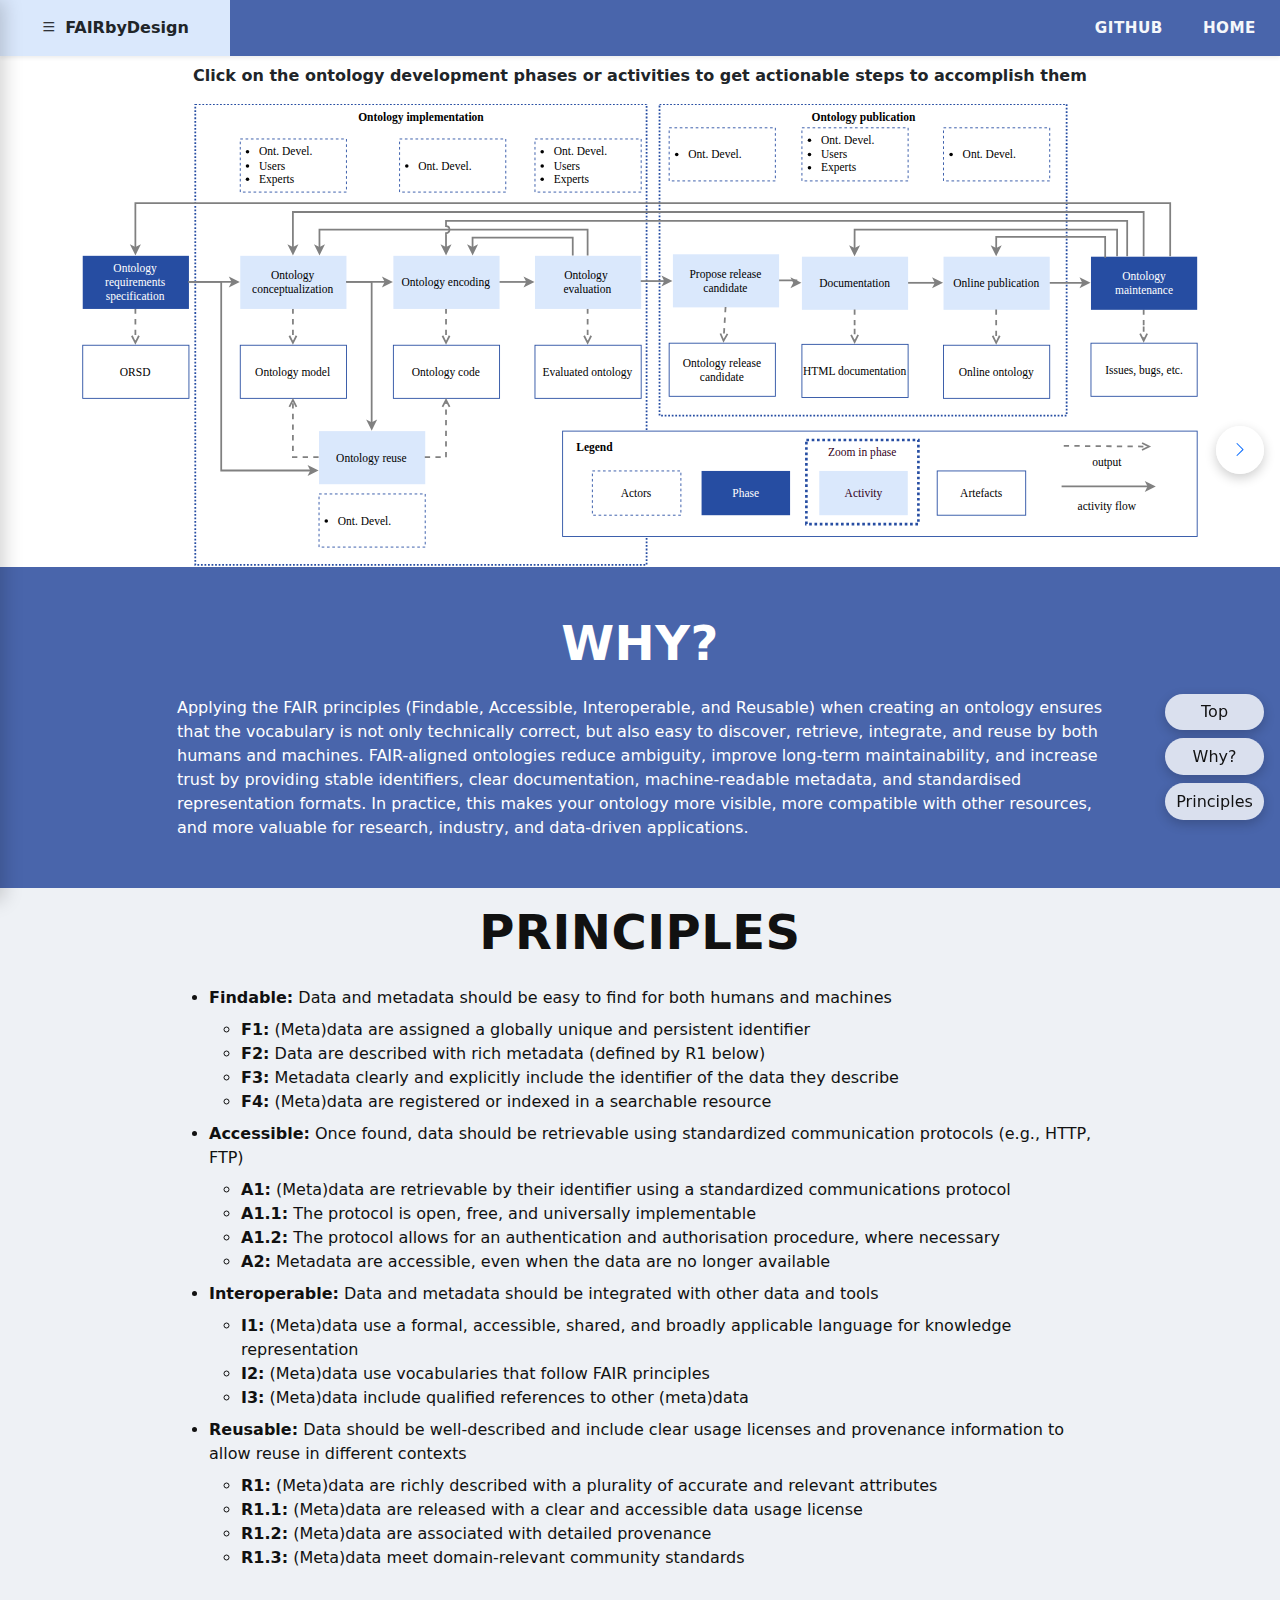
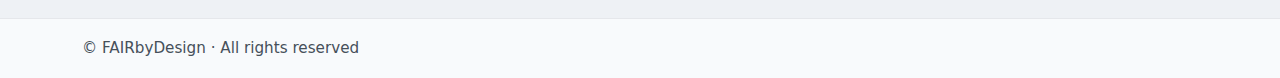
<file: index.html>
<!doctype html>
<html lang="en">
<head>
  <meta charset="utf-8"/>
  <meta name="viewport" content="width=device-width, initial-scale=1"/>
  <title>Inicio – FAIRbyDesign</title>
  <link href="https://cdn.jsdelivr.net/npm/bootstrap@5.3.3/dist/css/bootstrap.min.css" rel="stylesheet">
  <link href="https://cdn.jsdelivr.net/npm/bootstrap-icons/font/bootstrap-icons.css" rel="stylesheet">
  <link href="assets/app.css" rel="stylesheet">
</head>
<body>
  <div class="page">

    <!-- HEADER -->
    <div class="header-wrap">
      <header class="shadow-sm">
        <div class="container-fluid g-0 p-0">
          <div class="row g-0 align-items-stretch w-100">

            <!-- Bloque izquierdo -->
            <button
              type="button"
              id="brandMenuToggle"
              class="col-auto d-flex align-items-center justify-content-center brand-block header-height border-0 text-decoration-none"
              aria-label="Abrir menú FAIRbyDesign">
              <i class="bi bi-list me-2"></i>
              <span class="fw-bold text-dark">FAIRbyDesign</span>
            </button>

            <!-- Barra azul con navbar -->
            <div class="col bg-nav">
              <nav class="navbar navbar-expand-sm header-height px-3 bg-nav">
                <button class="navbar-toggler ms-auto" type="button" data-bs-toggle="collapse"
                        data-bs-target="#topNav" aria-controls="topNav" aria-expanded="false"
                        aria-label="Toggle navigation">
                  <span class="navbar-toggler-icon"></span>
                </button>

                <div class="collapse navbar-collapse" id="topNav">
                  <ul class="navbar-nav ms-auto gap-sm-4">
                    <li class="nav-item"><a class="nav-link"  href="https://github.com/Izan-Navarro/fair-by-desing-web">Github</a></li>
                    <li class="nav-item"><a class="nav-link" onclick="window.location.reload(); return false;" href="#">Home</a></li>
                  </ul>
                </div>
              </nav>
            </div>

          </div>
        </div>
      </header>
    </div>

    <!-- Map -->
    <div class="page-content mb-0">
      <main class="container py-2 pb-0">  
        <p class="text-center fw-bold mb-3">
          Click on the ontology development phases or activities to get actionable steps to accomplish them
        </p>
        <div class="position-relative" style="max-width:1140px; margin:auto;">
          
          

          <img src="assets/FiguraLOT.svg" class="img-fluid d-block " alt="Mapa FAIRbyDesign">
          <a class="hotspot" data-page="partials/conceptualization.html" href="javascript:void(0);" onclick="loadContent('partials/conceptualization.html')" style="left:14.74%; top:20.06%; width:10.53%; height:17.96%;"></a>
          <a class="hotspot" data-page="partials/encoding.html" href="javascript:void(0);" onclick="loadContent('partials/encoding.html')" data-key="encoding" style="left:29.65%; top:20.06%; width:10.53%; height:17.96%;"></a>
          <a class="hotspot" data-page="partials/evaluation.html" href="javascript:void(0);" onclick="loadContent('partials/evaluation.html')" style="left:44.85%; top:20.06%; width:10.53%; height:17.96%;"></a>
          <a class="hotspot" data-page="partials/documentation.html" href="javascript:void(0);" onclick="loadContent('partials/documentation.html')" style="left:59.7%; top:20.06%; width:10.53%; height:17.96%;"></a>
          <a class="hotspot" data-page="partials/requirements.html" href="javascript:void(0);" onclick="loadContent('partials/requirements.html')" style="left:0.09%; top:20.21%; width:10.53%; height:17.96%;"></a>
          <a class="hotspot" data-page="partials/publication.html" href="javascript:void(0);" onclick="loadContent('partials/publication.html')" style="left:74.3%; top:20.06%; width:10.53%; height:17.96%;"></a>
          <a class="hotspot" data-page="partials/maintenance.html" href="javascript:void(0);" onclick="loadContent('partials/maintenance.html')" style="left:89.48%; top:20.21%; width:10.51%; height:17.96%;"></a>
          <a class="hotspot" data-page="partials/reuse.html" href="javascript:void(0);" onclick="loadContent('partials/reuse.html')" style="left:23.5%; top:79.4%; width:10.53%; height:17.96%;"></a>

          <button id="prevBtn" class="nav-arrow nav-arrow--left" onclick="navigate(-1)" aria-label="Anterior" style="display:none;">
            <i class="bi bi-chevron-left"></i>
          </button>
          <button id="nextBtn" class="nav-arrow nav-arrow--right" onclick="navigate(1)" aria-label="Siguiente">
            <i class="bi bi-chevron-right"></i>
          </button>

        </div>
      </main>

      <script>

      function sendHeight() {
        const h = Math.max(
          document.body.scrollHeight, document.documentElement.scrollHeight,
          document.body.offsetHeight,  document.documentElement.offsetHeight
        );
        parent.postMessage({ type: 'MAP_HEIGHT', height: h }, '*');
      }

      function enableHoverHighlight(){
        document.querySelectorAll('.hotspot').forEach(el => {
          el.addEventListener('mouseenter', () => {
            el.classList.add('hotspot--active');
            requestAnimationFrame(sendHeight);
          });
          el.addEventListener('mouseleave', () => {
            el.classList.remove('hotspot--active');
            requestAnimationFrame(sendHeight);
          });
        });
      }
      enableHoverHighlight();

      function highlightActive() {
        const key = (new URLSearchParams(location.search).get('active') || '').toLowerCase();
        if (!key) return;
        const el = document.querySelector('.hotspot[data-key="' + key + '"]');
        if (el) placePinOn(el);        // <-- sin crear ningún .pin nuevo
      }

      // Inicializa
      window.addEventListener('DOMContentLoaded', () => {
        highlightActive();
        enableHotspotPin();
        sendHeight();
      });
      window.addEventListener('resize', sendHeight);

      if('ResizeObserver' in window){
        new ResizeObserver(sendHeight).observe(document.body);
      }

      function placePinOn(el) {
        // Quitar chincheta de cualquier hotspot anterior
        document.querySelectorAll('.hotspot--current')
          .forEach(hs => hs.classList.remove('hotspot--current'));

        // Poner chincheta en el hotspot actual
        if (el) {
          el.classList.add('hotspot--current');
        }
      }

      function enableHotspotPin() {
        document.querySelectorAll('.hotspot').forEach(el => {
          el.addEventListener('click', () => {
            placePinOn(el);
            requestAnimationFrame(sendHeight);
          });
        });
      }

      </script>
    </div>

    <div class="page-content" id="contentContainer">
      
    </div>

    <!-- FOOTER (siempre abajo) -->
    <div class="footer-wrap">
      <style>
        :root{ --footer-bg:#f8fafc; --footer-border:#e5e7eb; --link:#4965ab; }
        footer{ background:var(--footer-bg); border-top:1px solid var(--footer-border); }
        .footer-content{ padding:18px 12px; color:#46505a; font-size:.95rem; }
        a{ color:var(--link); text-decoration:none; font-weight:600; }
        a:hover{ text-decoration:underline; }
      </style>
      <footer>
        <div class="container footer-content d-flex flex-column flex-sm-row align-items-center justify-content-between gap-2">
          <div>© <span id="y"></span> FAIRbyDesign · All rights reserved</div>
        </div>
      </footer>
    </div>

  </div>

  <!-- Menú lateral superpuesto -->
<div id="brandMenuBackdrop" class="brand-menu-backdrop" style="display:none;"></div>

<nav id="brandSideMenu" class="brand-side-menu" aria-hidden="true">
  <div class="brand-side-menu__inner">
    <div class="d-flex justify-content-between align-items-center mb-3">
      <h2 class="h5 mb-0">FAIRbyDesign</h2>
      <button type="button" class="btn-close" id="brandMenuClose" aria-label="Cerrar"></button>
    </div>

    <div class="d-grid gap-2">
      <button type="button" class="btn btn-pill text-start" onclick="loadContent('partials/principal.html')">
        Home
      </button>
      <button type="button" class="btn btn-pill text-start" onclick="loadContent('partials/requirements.html')">
        Requirements
      </button>
      <button type="button" class="btn btn-pill text-start" onclick="loadContent('partials/conceptualization.html')">
        Conceptualization
      </button>
      <button type="button" class="btn btn-pill text-start" onclick="loadContent('partials/reuse.html')">
        Reuse
      </button>
      <button type="button" class="btn btn-pill text-start" onclick="loadContent('partials/encoding.html')">
        Encoding
      </button>
      <button type="button" class="btn btn-pill text-start" onclick="loadContent('partials/evaluation.html')">
        Evaluation
      </button>
      <button type="button" class="btn btn-pill text-start" onclick="loadContent('partials/documentation.html')">
        Documentation
      </button>
      <button type="button" class="btn btn-pill text-start" onclick="loadContent('partials/publication.html')">
        Online publication
      </button>
      <button type="button" class="btn btn-pill text-start" onclick="loadContent('partials/maintenance.html')">
        Maintenance
      </button>
    </div>
  </div>
</nav>

<script>

  let currentPageIndex = -1; // Índice actual de la página

      // Lista de las páginas HTML del mapa
      const pages = [
        'partials/requirements.html',
        'partials/conceptualization.html',
        'partials/reuse.html',
        'partials/encoding.html',
        'partials/evaluation.html',
        'partials/documentation.html',
        'partials/publication.html',
        'partials/maintenance.html'
      ];

  function updateNavButtons(){
    if (currentPageIndex === -1 || currentPageIndex === 0) {
        prevBtn.style.display = "none";     // ocultar
    } else {
        prevBtn.style.display = "block";    // mostrar
    }

    // NEXT BUTTON
    if (currentPageIndex === pages.length - 1) {
        nextBtn.style.display = "none";     // ocultar
    } else {
        nextBtn.style.display = "block";    // mostrar
    }
  }

  function loadContent(contentFile) {

    const idx = pages.indexOf(contentFile);
    if (idx !== -1) {
      currentPageIndex = idx;
      updateNavButtons();
    }

    updateHotspotPinFor(contentFile);

    const container = document.getElementById('contentContainer');
    container.innerHTML = '';

    fetch(contentFile)
      .then(response => response.text())
      .then(html => {
        container.innerHTML = html;

        if (container.querySelector('.pillbar')) {
        initializeButtonEvents();
        if (container.querySelector('.checklist-toggle')) {
          if (typeof initChecklist === 'function') initChecklist();
        }
      }

      // Solo encoding tiene drag & drop
      if (contentFile === 'partials/encoding.html') {
        if (typeof initializeDragAndDrop === 'function') {
          initializeDragAndDrop();
        }
        if (typeof initializeMetadataForm === 'function') {
          initializeMetadataForm();
        }
        checkVersionSchema(null)
      }
      })
    .catch(error => console.error('Error al cargar el contenido:', error));
  }

  function navigate(direction) {
    currentPageIndex += direction; // Cambiar el índice
    if (currentPageIndex < 0) {
      currentPageIndex = 0; // No permitir que sea menor a 0
    }
    if (currentPageIndex >= pages.length) {
      currentPageIndex = pages.length - 1; // No permitir que sea mayor al número de páginas
    }

    // Cargar la página correspondiente
    loadContent(pages[currentPageIndex]);
  }

  function updateHotspotPinFor(contentFile) {
  const el = document.querySelector('.hotspot[data-page="' + contentFile + '"]');
  if (!el) return; // si no hay hotspot asociado, no tocamos la chincheta

  if (typeof placePinOn === 'function') {
    placePinOn(el);
  }
}


  // Función para inicializar los botones después de cargar el HTML
  function initializeButtonEvents() {
    const pills = document.querySelectorAll('.pillbar .btn-pill'); // Los botones
    const blocks = document.querySelectorAll('.fair-content .block'); // Los bloques de contenido

    function update() {
      const active = new Set(
        Array.from(pills)
          .filter(b => b.classList.contains('active')) // Solo los botones con la clase 'active'
          .map(b => b.dataset.key) // Obtener las claves del dataset de los botones
      );
      blocks.forEach(b => {
        if (active.has(b.dataset.key)) {
          b.classList.add('show'); // Mostrar el bloque
        } else {
          b.classList.remove('show'); // Ocultar el bloque
        }
      });
    }

    pills.forEach(btn => {
      btn.addEventListener('click', () => {
        btn.classList.toggle('active');

        if (!btn.classList.contains('active')) {
            btn.classList.add('toggled'); // Añadir el estilo de tachado
        } else {
            btn.classList.remove('toggled'); // Quitar el tachado
        }

        update(); // Actualizar los bloques que se muestran
      });
    });

    // Estado inicial (si quieres alguno marcado por defecto, actívalo aquí)
    pills[0].classList.add('active');
    update(); // Llamar a update para mostrar el contenido correspondiente al primer botón
  }

  // Llamar a la función para cargar el contenido principal cuando la página se carga por primera vez
  window.onload = function() {
    loadContent('partials/principal.html'); // Aquí especificas el archivo principal
  }

  

  document.addEventListener('DOMContentLoaded', () => {
  const toggleBtn  = document.getElementById('brandMenuToggle');
  const sideMenu   = document.getElementById('brandSideMenu');
  const backdrop   = document.getElementById('brandMenuBackdrop');
  const closeBtn   = document.getElementById('brandMenuClose');

  if (!toggleBtn || !sideMenu || !backdrop) return;

  function openMenu(){
    sideMenu.classList.add('brand-side-menu--open');
    backdrop.style.display = 'block';
    sideMenu.setAttribute('aria-hidden', 'false');
  }

  function closeMenu(){
    sideMenu.classList.remove('brand-side-menu--open');
    backdrop.style.display = 'none';
    sideMenu.setAttribute('aria-hidden', 'true');
  }

  toggleBtn.addEventListener('click', openMenu);
  closeBtn?.addEventListener('click', closeMenu);
  backdrop.addEventListener('click', closeMenu);

  // Cerrar con ESC
  document.addEventListener('keydown', (ev) => {
    if (ev.key === 'Escape') closeMenu();
  });
});


</script>
<script src="scripts/scriptsEncoding.js"></script>
<script src="scripts/scriptsFoops.js"></script>
<script src="scripts/scriptsChecklist.js"></script>
<script src="scripts/scriptsReuse.js"></script>
<script src="scripts/scriptsConceptualization.js"></script>
<script src="scripts/scriptsDocumentation.js"></script>
<script src="scripts/scriptsPublication.js"></script>
<script src="scripts/scriptsMaintenance.js"></script>
  <div class="floating-shortcuts">
    <button type="button" class="btn btn-pill floating-btn" id="btnToTop" aria-label="Ir arriba">
      Top
    </button>
    <button type="button" class="btn btn-pill floating-btn" id="btnToWhy" aria-label="Ir a Why">
      Why?
    </button>
    <button type="button" class="btn btn-pill floating-btn" id="btnToPrinciples" aria-label="Ir a Principles">
      Principles
    </button>
  </div>
</body>
</html>
</file>
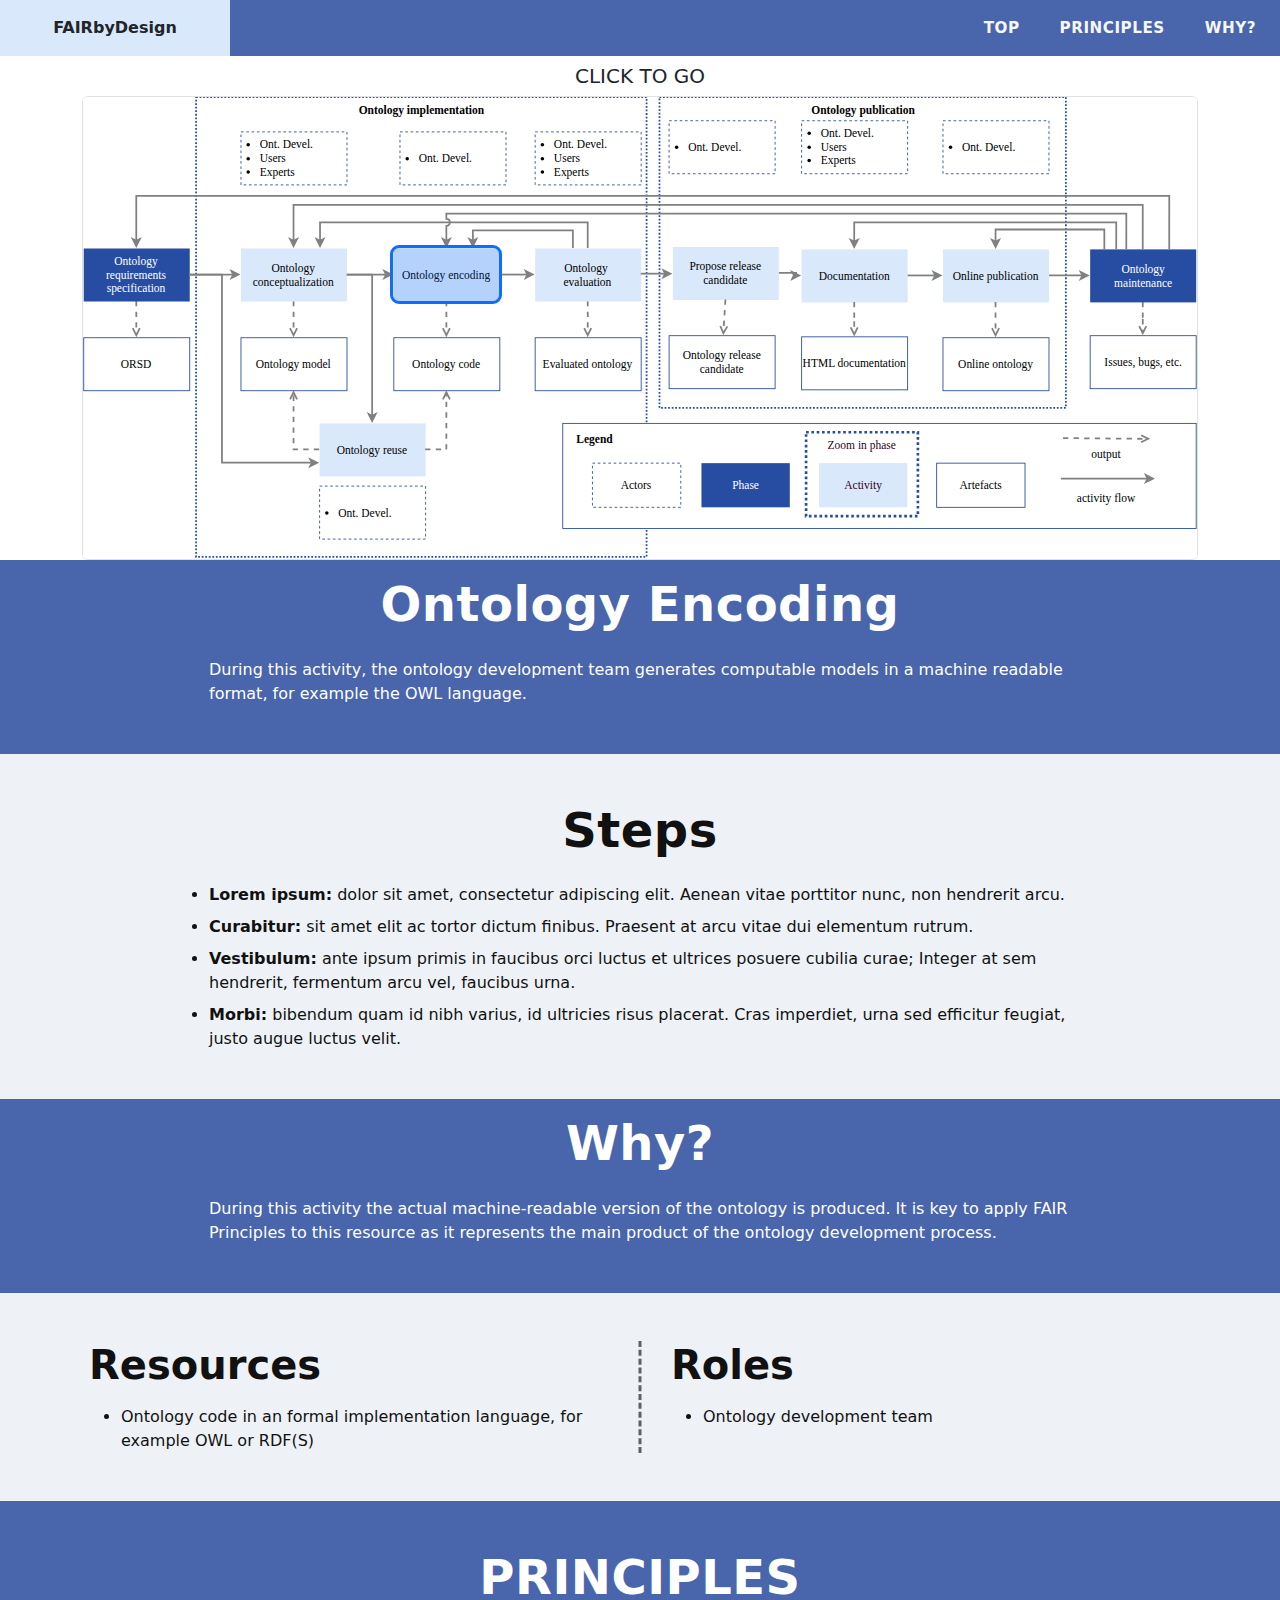
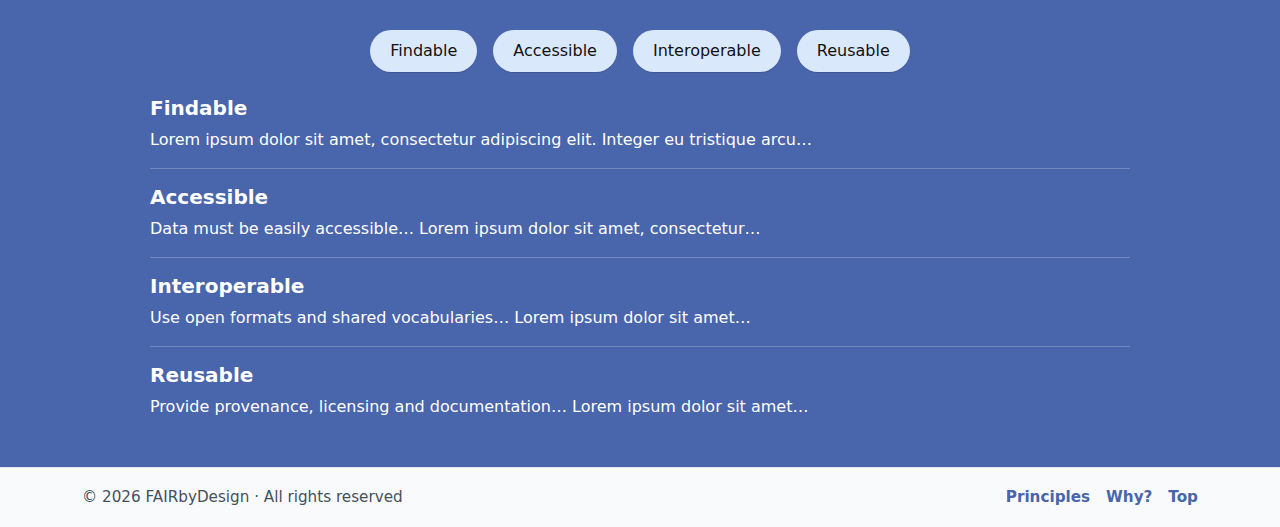
<file: encoding.html>
<!doctype html>
<html lang="en">
<head>
  <meta charset="utf-8"/>
  <meta name="viewport" content="width=device-width, initial-scale=1"/>
  <title>encoding – FAIRbyDesign</title>
  <link href="https://cdn.jsdelivr.net/npm/bootstrap@5.3.3/dist/css/bootstrap.min.css" rel="stylesheet">
  <link href="assets/app.css" rel="stylesheet">
</head>
<body>
  <div class="page">

    <!-- HEADER -->
    <div class="header-wrap">
      <iframe id="appHeader" class="header-iframe" src="partials/header.html" title="Header" scrolling="no" height="56"></iframe>
    </div>

    <!-- CONTENIDO (este bloque crece y empuja el footer) -->
    <div class="page-content mb-0">
      <iframe id="appMapa" class="w-100 d-block border-0" src="partials/map.html?active=encoding" title="Mapa" scrolling="no" height="1"></iframe>
    </div>

    <section class="section-blue pt-3 pb-5 mt-0">
      <div class="container">
        <h1 class="section-title display-5 text-center mb-4">Ontology Encoding</h1>

        <div class="row justify-content-center">
          <div class="col-lg-10">
            <ul class="mb-0">During this activity, the ontology development team generates computable models in a machine readable format, for example the OWL language.
          </div>
        </div>
      </div>
    </section>

    <!-- ===== WHY? (banda gris) ===== -->
    <section class="section-gray py-5">
      <div class="container">
        <h1 class="section-title display-5 text-center mb-4">Steps</h1>

        <div class="row justify-content-center">
          <div class="col-lg-10">
            <ul class="mb-0">
              <li class="mb-2"><strong>Lorem ipsum:</strong> dolor sit amet, consectetur adipiscing elit. Aenean vitae porttitor nunc, non hendrerit arcu.</li>
              <li class="mb-2"><strong>Curabitur:</strong> sit amet elit ac tortor dictum finibus. Praesent at arcu vitae dui elementum rutrum.</li>
              <li class="mb-2"><strong>Vestibulum:</strong> ante ipsum primis in faucibus orci luctus et ultrices posuere cubilia curae; Integer at sem hendrerit, fermentum arcu vel, faucibus urna.</li>
              <li class="mb-0"><strong>Morbi:</strong> bibendum quam id nibh varius, id ultricies risus placerat. Cras imperdiet, urna sed efficitur feugiat, justo augue luctus velit.</li>
            </ul>
          </div>
        </div>
      </div>
    </section>

    <section class="section-blue pt-3 pb-5 mt-0">
      <div class="container">
        <h1 class="section-title display-5 text-center mb-4">Why?</h1>

        <div class="row justify-content-center">
          <div class="col-lg-10">
            <ul class="mb-0">During this activity the actual machine-readable version of the ontology is produced. It is key to apply FAIR Principles to this resource as it represents the main product of the ontology development process.
          </div>
        </div>
      </div>
    </section>

    <section class="section-gray py-5">
      <div class="container">
        <div class="container px-0">
          <div class="row split-row gx-5">
            <!-- Columna izquierda -->
            <div class="col-lg-6 d-flex justify-content-center mb-4 mb-lg-0">
              <div class="half-inner">
                <h2 class="fw-bold display-6">Resources</h2>
                <ul class="mt-3 mb-0">
                  <li>Ontology code in an formal implementation language, for example OWL or RDF(S)</li>
                </ul>
              </div>
            </div>

            <!-- Columna derecha -->
            <div class="col-lg-6 d-flex justify-content-center">
              <div class="half-inner">
                <h2 class="fw-bold display-6">Roles</h2>
                <ul class="mt-3 mb-0">
                  <li>Ontology development team</li>
              </ul>
            </div>
          </div>
        </div>
      </div>
    </section>

    <section class="section-blue py-5">
      <div class="container">
        <h1 class="section-title display-5 text-center mb-4">PRINCIPLES</h1>

        <!-- Barra de botones -->
        <div class="pillbar d-flex justify-content-center flex-wrap gap-3 mb-4">
          <button type="button" class="btn btn-pill active" data-key="findable">Findable</button>
          <button type="button" class="btn btn-pill active" data-key="accessible">Accessible</button>
          <button type="button" class="btn btn-pill active" data-key="interoperable">Interoperable</button>
          <button type="button" class="btn btn-pill active" data-key="reusable">Reusable</button>
        </div>

        <!-- Contenidos asociados (uno por botón) -->
        <div class="fair-content mx-auto" style="max-width: 980px;">
          <div class="block" data-key="findable">
            <h5 class="fw-bold">Findable</h5>
            <p class="mb-0">Lorem ipsum dolor sit amet, consectetur adipiscing elit. Integer eu tristique arcu…</p>
            <hr class="border-light opacity-25">
          </div>

          <div class="block" data-key="accessible">
            <h5 class="fw-bold">Accessible</h5>
            <p class="mb-0">Data must be easily accessible… Lorem ipsum dolor sit amet, consectetur…</p>
            <hr class="border-light opacity-25">
          </div>

          <div class="block" data-key="interoperable">
            <h5 class="fw-bold">Interoperable</h5>
            <p class="mb-0">Use open formats and shared vocabularies… Lorem ipsum dolor sit amet…</p>
            <hr class="border-light opacity-25">
          </div>

          <div class="block" data-key="reusable">
            <h5 class="fw-bold">Reusable</h5>
            <p class="mb-0">Provide provenance, licensing and documentation… Lorem ipsum dolor sit amet…</p>
          </div>
        </div>
      </div>
    </section>

    <script>
      (function(){
        const pills = document.querySelectorAll('.pillbar .btn-pill');
        const blocks = document.querySelectorAll('.fair-content .block');

        function update(){
          const active = new Set(
            Array.from(pills)
                .filter(b => b.classList.contains('active'))
                .map(b => b.dataset.key)
          );
          blocks.forEach(b => {
            b.classList.toggle('show', active.has(b.dataset.key));
          });
        }

        pills.forEach(btn => {
          btn.addEventListener('click', () => {
            btn.classList.toggle('active');
            update();
          });
        });

        // Acciones rápidas
        const selAll = document.getElementById('fair-select-all');
        const clear  = document.getElementById('fair-clear');

        if (selAll) selAll.addEventListener('click', () => {
          pills.forEach(b => b.classList.add('active'));
          update();
        });

        if (clear) clear.addEventListener('click', () => {
          pills.forEach(b => b.classList.remove('active'));
          update();
        });

        // Estado inicial (si quieres alguno marcado por defecto, actívalo aquí)
        // document.querySelector('[data-key="findable"]').classList.add('active');
        update();
      })();
      </script>


    <!-- FOOTER (siempre abajo) -->
    <div class="footer-wrap">
      <iframe id="appFooter" class="footer-iframe" src="partials/footer.html" title="Footer" scrolling="no" height="60"></iframe>
    </div>

  </div>

  <script>
  window.addEventListener('message', (ev) => {
    if (!ev.data || typeof ev.data.height !== 'number') return;
    if (ev.data.type === 'HEADER_HEIGHT') document.getElementById('appHeader').style.height = ev.data.height + 'px';
    if (ev.data.type === 'FOOTER_HEIGHT') document.getElementById('appFooter').style.height = ev.data.height + 'px';
    if (ev.data.type === 'MAP_HEIGHT')    document.getElementById('appMapa').style.height   = ev.data.height + 'px';
  });

 

 
</script>



</body>
</html>
</file>
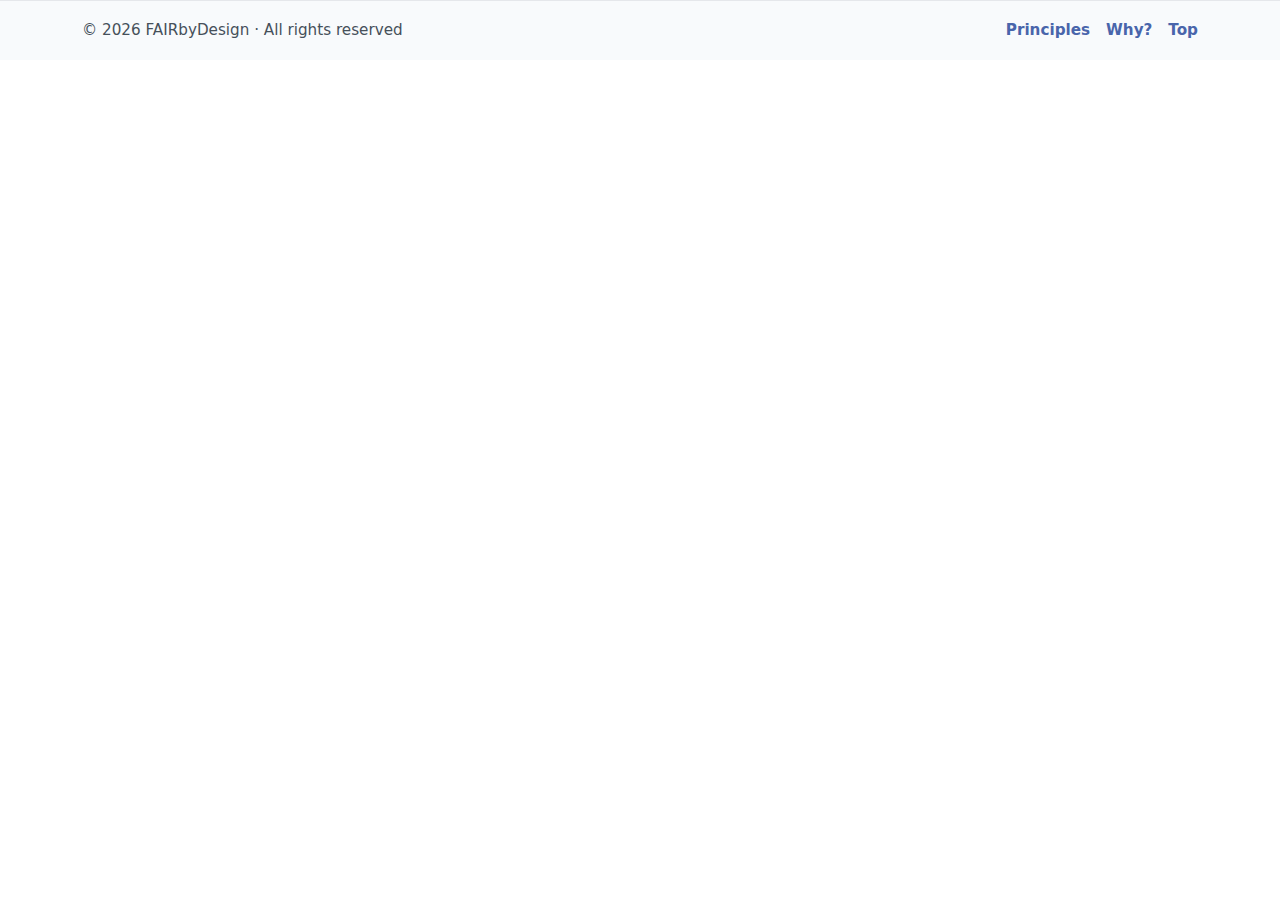
<file: partials/footer.html>
<!doctype html>
<html lang="en">
<head>
  <meta charset="utf-8"/>
  <meta name="viewport" content="width=device-width, initial-scale=1"/>
  <title>Footer</title>
  <link href="https://cdn.jsdelivr.net/npm/bootstrap@5.3.3/dist/css/bootstrap.min.css" rel="stylesheet">
  <style>
    :root{ --footer-bg:#f8fafc; --footer-border:#e5e7eb; --link:#4965ab; }
    footer{ background:var(--footer-bg); border-top:1px solid var(--footer-border); }
    .footer-content{ padding:18px 12px; color:#46505a; font-size:.95rem; }
    a{ color:var(--link); text-decoration:none; font-weight:600; }
    a:hover{ text-decoration:underline; }
  </style>
</head>
<body class="m-0">
  <footer>
    <div class="container footer-content d-flex flex-column flex-sm-row align-items-center justify-content-between gap-2">
      <div>© <span id="y"></span> FAIRbyDesign · All rights reserved</div>
      <div class="d-flex gap-3">
        <a href="/principles.html">Principles</a>
        <a href="/why.html">Why?</a>
        <a href="/index.html">Top</a>
      </div>
    </div>
  </footer>

  <script>
    document.getElementById('y').textContent = new Date().getFullYear();

    // Enviar altura al padre para que ajuste el iframe
    function sendHeight(){
      const h = document.documentElement.scrollHeight;
      parent.postMessage({ type:'FOOTER_HEIGHT', height:h }, '*');
    }
    window.addEventListener('load', sendHeight);
    window.addEventListener('resize', sendHeight);
  </script>
</body>
</html>
</file>
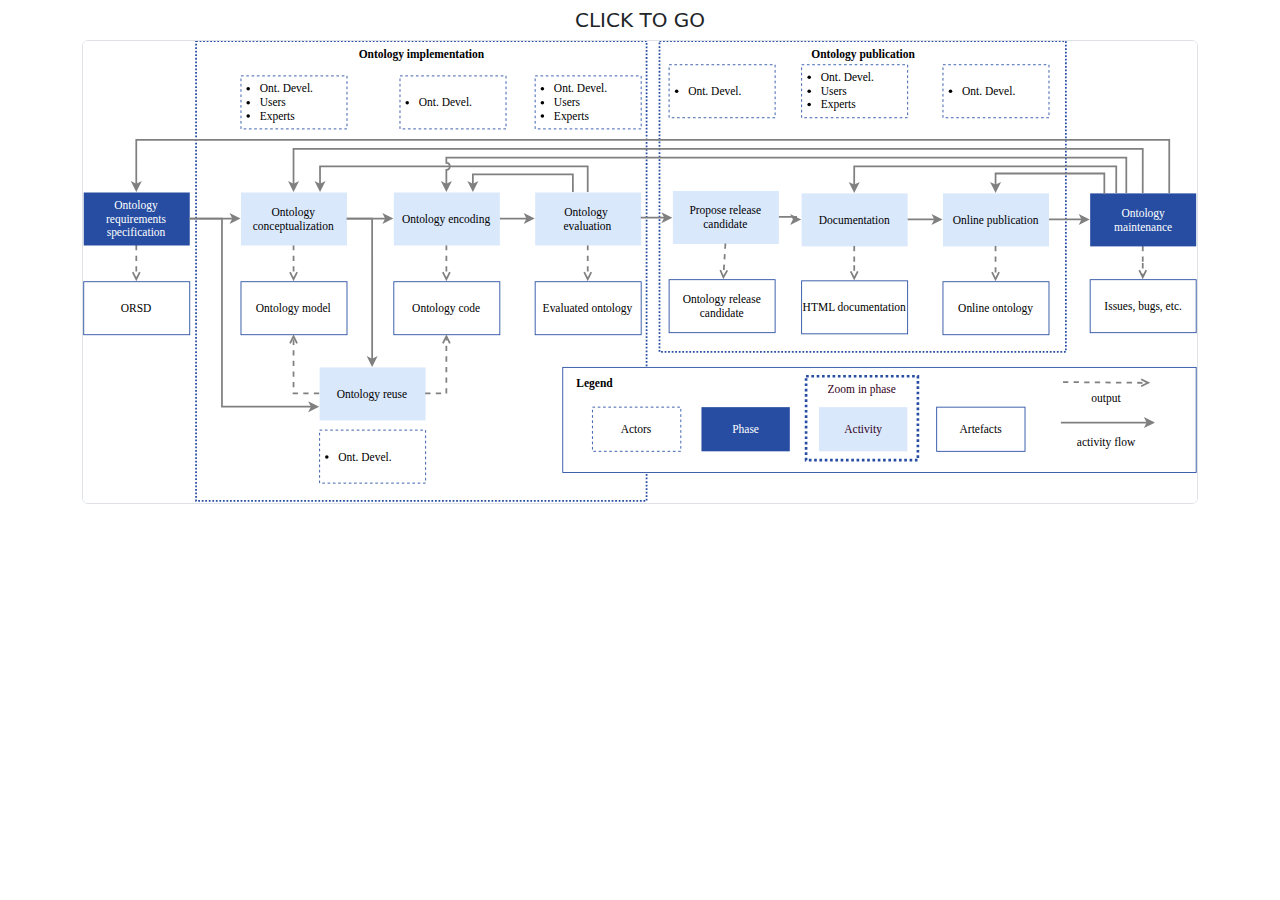
<file: partials/map.html>
<!doctype html>
<html lang="en">
<head>
  <meta charset="utf-8" />
  <meta name="viewport" content="width=device-width, initial-scale=1" />
  <title>Mapa FAIRbyDesign</title>

  <link href="https://cdn.jsdelivr.net/npm/bootstrap@5.3.3/dist/css/bootstrap.min.css" rel="stylesheet">
  <link href="../assets/app.css" rel="stylesheet">
  <base target="_top">
</head>
<body>

  <main class="container py-2 pb-0">  
    <h5 class="text-center mb-2">CLICK TO GO</h5>

    <div class="position-relative" style="max-width:1261px; margin:auto;">
      <!-- Tu diagrama SVG -->
      <!-- en partials/map.html -->
    <img src="../assets/FiguraLOT.svg" class="img-fluid d-block rounded border" alt="Mapa FAIRbyDesign" onload="sendHeight()">



      <!-- HOTSPOTS invisibles -->
      <a class="hotspot" href="../page01.html" style="left:14.142%; top:32.696%; width:9.516%; height:11.472%;"></a>
      <a class="hotspot" href="../encoding.html" data-key="encoding" style="left:27.861%; top:32.696%; width:9.516%; height:11.472%;"></a>
      <a class="hotspot" href="../page03.html" style="left:40.550%; top:32.696%; width:9.516%; height:11.472%;"></a>
      <a class="hotspot" href="../page04.html" style="left:21.200%; top:70.554%; width:9.516%; height:11.472%;"></a>
      <a class="hotspot" href="../page05.html" style="left:0.026%; top:32.696%; width:9.516%; height:11.472%;"></a>
      <a class="hotspot" href="../page06.html" style="left:90.370%; top:32.887%; width:9.516%; height:11.472%;"></a>
      <a class="hotspot" href="../page09.html" style="left:52.910%; top:32.359%; width:9.516%; height:11.472%;"></a>
      <a class="hotspot" href="../page10.html" style="left:64.469%; top:32.887%; width:9.516%; height:11.472%;"></a>
      <a class="hotspot" href="../page11.html" style="left:77.157%; top:32.887%; width:9.516%; height:11.472%;"></a>
    </div>
  </main>

  <script>
  // Ajuste de altura hacia el padre
  function sendHeight() {
    const h = Math.max(
      document.body.scrollHeight, document.documentElement.scrollHeight,
      document.body.offsetHeight,  document.documentElement.offsetHeight
    );
    parent.postMessage({ type: 'MAP_HEIGHT', height: h }, '*');
  }

  // 🔵 Marcar el hotspot activo según ?active=...
  function highlightActive(){
    const key = (new URLSearchParams(location.search).get('active') || '').toLowerCase();
    if(!key) return;
    const el = document.querySelector('.hotspot[data-key="'+key+'"]');
    if(el){
      el.classList.add('hotspot--active');
      // Recalcula altura por si el borde/overlay cambia 1–2px
      requestAnimationFrame(sendHeight);
    }
  }

  // Inicializa
  window.addEventListener('DOMContentLoaded', () => {
    highlightActive();
    sendHeight();
  });
  window.addEventListener('resize', sendHeight);

  // Si el SVG refluye por ser responsive, ajusta altura
  if('ResizeObserver' in window){
    new ResizeObserver(sendHeight).observe(document.body);
  }
    </script>


</body>
</html>
</file>
<file: assets/app.css>
:root{
  --brand-bg:#dae8fc;  /* header izq */
  --nav-bg:#4965ab;    /* header der */
}

/* ----- layout base para sticky footer (tú ya lo tienes) ----- */
html, body { height: 100%; }
body { margin: 0; }
.page{ min-height: 100vh; display:flex; flex-direction:column; }
.page-content{ flex:1; }
.header-wrap{ position: sticky; top:0; z-index:1000; }
.header-iframe, .footer-iframe{ width:100%; border:0; display:block; overflow:hidden; }
.footer-wrap{ position:relative; z-index:1; }

/* ----- header (clases utilitarias) ----- */
.header-height{ height:56px; }
.brand-block{ width:230px; background:var(--brand-bg); }
@media (max-width:576px){ .brand-block{ width:160px; } }
.bg-nav{ background:var(--nav-bg); }

/* Navegación */
.navbar .nav-link{
  color:#fff; opacity:.95; font-weight:800;
  text-transform:uppercase; letter-spacing:.5px; font-size:.95rem;
}
.navbar .nav-link:hover{ opacity:1; }
.navbar .nav-link.active{ text-decoration: underline; }
.navbar-toggler{ border-color:rgba(255,255,255,.6); }
.navbar-toggler-icon{ filter: invert(1); } /* icono blanco */



/* Hotspots invisibles sobre la imagen */
.hotspot{
  position:absolute; display:block; cursor:pointer;
  /* invisibles por defecto */
  background:transparent; border:0;
  /* opcional: bordes redondeados suaves */
  border-radius:6px;
}
.hotspot:focus-visible{ outline:3px solid #0d6efd; outline-offset:2px; }

/* Activa modo depuración añadiendo la clase .debug al contenedor */
.debug .hotspot{ background:rgba(13,110,253,.18); }

.section-blue{ background: var(--nav-bg); color:#fff; }
.section-gray{ background:#eef1f5; color:#111; }
.section-title{ font-weight:800; letter-spacing:.5px; }

/* Hotspot activo con chincheta */
.hotspot--current::after {
  content: "📌";              /* cámbialo por una imagen si quieres */
  position: absolute;
  top: -0.4rem;               /* un poco por encima */
  right: -0.4rem;             /* un poco hacia la derecha */
  font-size: 1.2rem;
  z-index: 10;
}

/* Estado activo (cuadrado marcado en la página de destino) */
.hotspot--active{
  outline: 3px solid #0d6efd;
  outline-offset: 0;
  background: rgba(13,110,253,.18);
}

/* Faja a dos columnas con separador punteado */
.split-row{ position:relative; }
@media (min-width: 992px){            /* solo en >= lg el separador */
  .split-row::before{
    content:"";
    position:absolute;
    top:0; bottom:0;
    left:50%;
    border-left:3px dashed rgba(0,0,0,.6);
    transform:translateX(-1.5px);
  }
}

.half-inner{
  max-width: 520px;   /* ajusta a tu gusto */
  width: 100%;
  margin: 0 auto;     /* seguridad extra */
}

/* Principles */
/* Botones píldora */
.pillbar .btn-pill{
  border-radius: 999px;
  padding: .55rem 1.25rem;
  background:#fff;
  color:#111;
  border:0;
  box-shadow: 0 1px 0 rgba(0,0,0,.12);
}
.pillbar .btn-pill.active{
  background:#dae8fc;              /* amarillo suave (ajusta si quieres) */
  color:#111;
}

/* Área de resultados */
.fair-content .block {
    display: none;  /* Ocultar todos los bloques por defecto */
}

.fair-content .block.show {
    display: block;  /* Mostrar los bloques que tienen la clase 'show' */
}

/* ===== Estilos para las flechas ===== */
.nav-arrow {
  position: fixed;
  top: 50%;
  transform: translateY(-50%);
  z-index: 9999;
  width: 48px;
  height: 48px;
  border: none;
  border-radius: 50%;
  background-color: rgba(255, 255, 255, 0.8);
  backdrop-filter: blur(10px);
  display: flex;
  align-items: center;
  justify-content: center;
  cursor: pointer;
  transition: all 0.3s ease;
  box-shadow: 0 4px 12px rgba(0, 0, 0, 0.2);
  color: #0d6efd;
}

.nav-arrow--left {
  left: 16px;
}

.nav-arrow--right {
  right: 16px;
}

.nav-arrow:hover {
  background-color: rgba(255, 255, 255, 0.9);
  box-shadow: 0 6px 18px rgba(0, 0, 0, 0.3);
  transform: translateY(-50%) scale(1.1);
}

.nav-arrow:active {
  transform: translateY(-50%) scale(0.95);
}

.nav-arrow[disabled] {
  opacity: 0.4;
  cursor: not-allowed;
}

@media (max-width: 576px) {
  .nav-arrow {
    width: 40px;
    height: 40px;
  }
}


/* Estilo para la sección de pasos */
.section-gray {
    background: #eef1f5;  /* Gris claro para el fondo */
    color: #111;  /* Color de texto oscuro */
}

.step-box {
    background-color: #ffffff; /* Fondo blanco para cada paso */
    padding: 20px;
    border-radius: 8px;
    box-shadow: 0 4px 6px rgba(0,0,0,0.1); /* Sombra suave */
}

/* Colores específicos para cada paso */
.step {
    background-color: #dae8fc; /* Color de fondo específico para el primer paso */
}

/* Botones con estilo píldora */
.btn-pill {
    border-radius: 999px;
    padding: .55rem 1.25rem;
    background: #fff;
    color: #111;
    border: 0;
    box-shadow: 0 1px 0 rgba(0,0,0,.12);
    transition: all 0.3s ease;
}

.btn-pill:hover {
    background: #0d6efd;
    color: #fff;
}

.btn-pill.toggled {
    text-decoration: line-through;
    opacity: 0.6; /* Para que se vea ligeramente desactivado */
}

/* Asegúrate de que los botones tengan el mismo estilo en todos los pasos */
.step-box .btn-pill {
    margin-top: 10px;
}

/* Títulos con más peso */
.step-box h5 {
    font-weight: 800;
    letter-spacing: .5px;
}

/* Botones texto */
.input-container input {
    margin-top: 10px;
    padding: 0.75rem;
    border-radius: 8px;
    border: 1px solid #ccc;
}


.floating-shortcuts{
  position: fixed;
  right: 16px;
  bottom: 80px;
  z-index: 9999;
  display: flex;
  flex-direction: column;
  gap: 8px;
}

.floating-shortcuts .floating-btn{
  border-radius: 999px;
  padding: .4rem .7rem;
  box-shadow: 0 4px 12px rgba(0, 0, 0, 0.2);
  background-color: rgba(255, 255, 255, 0.8);
  color:#111;
  border:0;
}

.floating-shortcuts .floating-btn:hover{
  background:#dae8fc;
}


.drop-area{
  border: 2px dashed #4965ab;
  border-radius: 10px;
  padding: 30px;
  text-align: center;
  background:#f8fafc;
  transition: background .2s, border-color .2s;
}

.drop-area.is-dragover{
  background:#e0ebff;
  border-color:#274187;
}



.brand-side-menu{
  position: fixed;
  top: 0;
  left: 0;
  height: 100vh;
  width: 260px;              /* ajusta ancho */
  background:#ffffff;
  box-shadow: 4px 0 18px rgba(0,0,0,.18);
  z-index: 1200;
  transform: translateX(-100%);
  transition: transform .25s ease-out;
  padding: 16px;
  display:flex;
  align-items:flex-start;
}

.brand-side-menu__inner{
  width: 100%;
  margin-top: 12px;          /* para despegar un poco del borde superior */
}

.brand-side-menu--open{
  transform: translateX(0);
}

.brand-menu-backdrop{
  position: fixed;
  inset: 0;
  background: rgba(0,0,0,.35);
  z-index: 1190;
}

.step-box {
  position: relative; /* clave para que el pill se posicione dentro */
}

.step-pill {
  position: absolute;
  top: 1.0rem;
  right: 1.0rem;
  padding: 0.15rem 0.6rem;
  border-radius: 999px;
  background-color: #198754; /* verde Bootstrap */
  color: #fff;
  font-size: 0.75rem;
  font-weight: 600;
  z-index: 2;
  white-space: nowrap;
}
</file>
